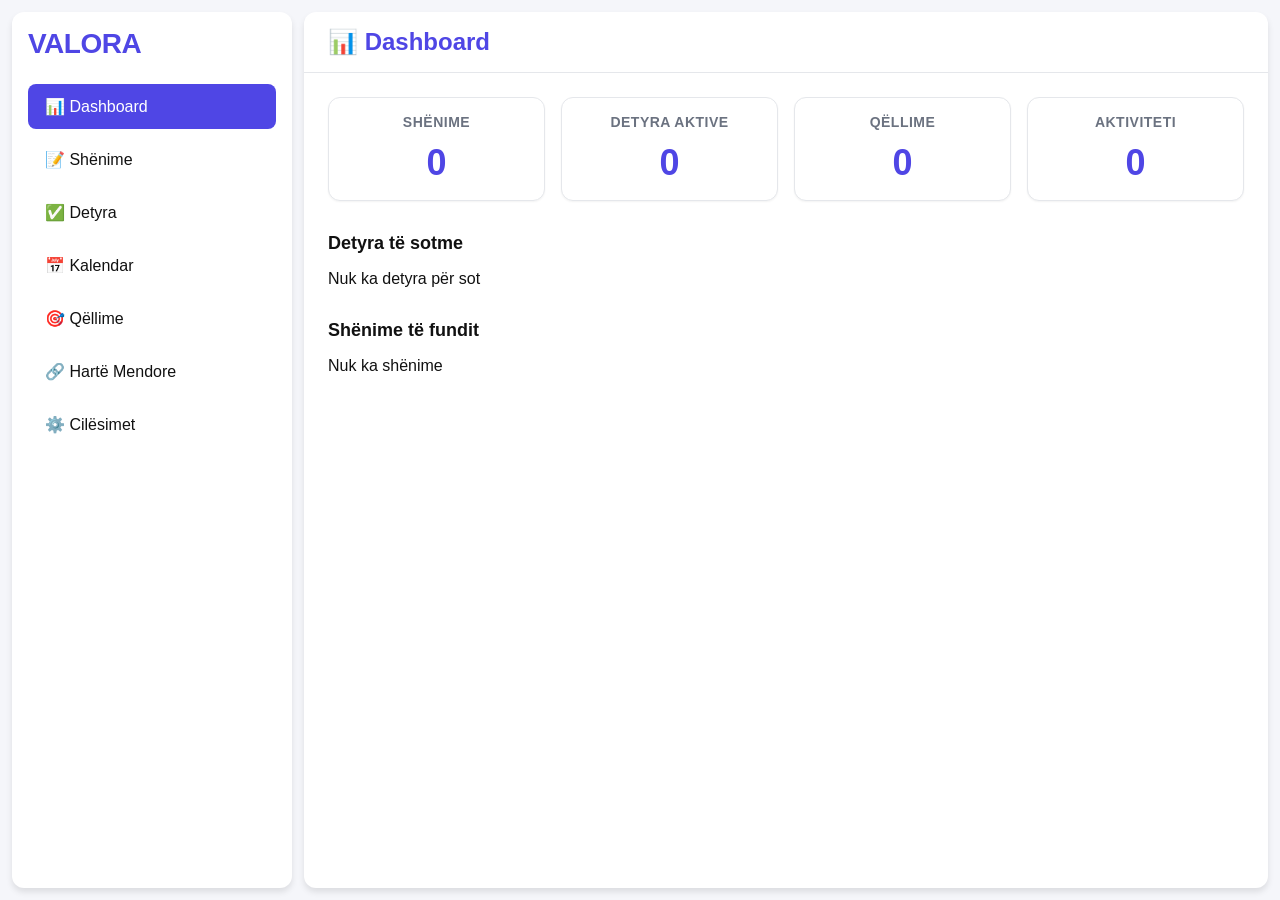
<file: pages/dashboard.html>
<!DOCTYPE html>
<html lang="sq">
<head>
  <meta charset="UTF-8">
  <meta name="viewport" content="width=device-width, initial-scale=1.0">
  <title>Dashboard - VALORA</title>
  <link rel="stylesheet" href="../css/style.css">
  <link rel="stylesheet" href="../css/dashboard.css">
</head>
<body>
  <div class="sidebar">
    <div class="logo">VALORA</div>
    <nav class="nav-menu">
      <a href="dashboard.html" class="nav-item active">📊 Dashboard</a>
      <a href="notes.html" class="nav-item">📝 Shënime</a>
      <a href="tasks.html" class="nav-item">✅ Detyra</a>
      <a href="calendar.html" class="nav-item">📅 Kalendar</a>
      <a href="goals.html" class="nav-item">🎯 Qëllime</a>
      <a href="graph.html" class="nav-item">🔗 Hartë Mendore</a>
      <a href="settings.html" class="nav-item">⚙️ Cilësimet</a>
    </nav>
  </div>

  <main class="main-content">
    <div class="topbar">
      <h1>📊 Dashboard</h1>
    </div>

    <div class="content">
      <div class="dashboard-grid">
        <div class="card stats-card">
          <h3>Shënime</h3>
          <p class="stat-number" id="notes-count">0</p>
        </div>
        <div class="card stats-card">
          <h3>Detyra Aktive</h3>
          <p class="stat-number" id="tasks-count">0</p>
        </div>
        <div class="card stats-card">
          <h3>Qëllime</h3>
          <p class="stat-number" id="goals-count">0</p>
        </div>
        <div class="card stats-card">
          <h3>Aktiviteti</h3>
          <p class="stat-number" id="activity-count">0</p>
        </div>
      </div>

      <div class="dashboard-section">
        <h2>Detyra të sotme</h2>
        <div id="today-tasks" class="tasks-list"></div>
      </div>

      <div class="dashboard-section">
        <h2>Shënime të fundit</h2>
        <div id="recent-notes" class="notes-list"></div>
      </div>
    </div>
  </main>

  <script src="../js/script.js"></script>
  <script src="../js/dashboard.js"></script>
</body>
</html>
</file>
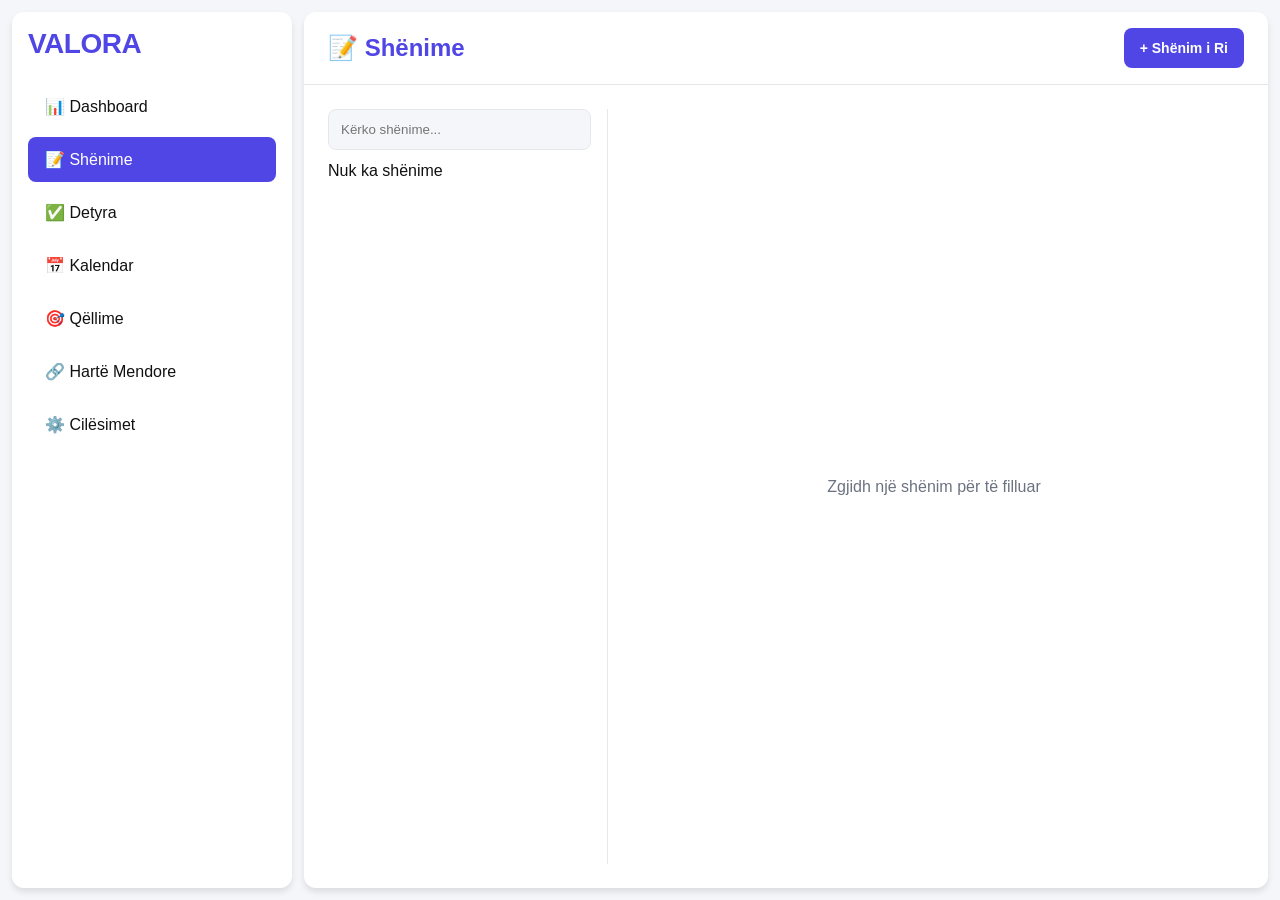
<file: pages/notes.html>
<!DOCTYPE html>
<html lang="sq">
<head>
  <meta charset="UTF-8">
  <meta name="viewport" content="width=device-width, initial-scale=1.0">
  <title>Shënime - VALORA</title>
  <link rel="stylesheet" href="../css/style.css">
  <link rel="stylesheet" href="../css/notes.css">
</head>
<body>
  <div class="sidebar">
    <div class="logo">VALORA</div>
    <nav class="nav-menu">
      <a href="dashboard.html" class="nav-item">📊 Dashboard</a>
      <a href="notes.html" class="nav-item active">📝 Shënime</a>
      <a href="tasks.html" class="nav-item">✅ Detyra</a>
      <a href="calendar.html" class="nav-item">📅 Kalendar</a>
      <a href="goals.html" class="nav-item">🎯 Qëllime</a>
      <a href="graph.html" class="nav-item">🔗 Hartë Mendore</a>
      <a href="settings.html" class="nav-item">⚙️ Cilësimet</a>
    </nav>
  </div>

  <main class="main-content">
    <div class="topbar">
      <h1>📝 Shënime</h1>
      <button class="btn-primary" onclick="createNewNote()">+ Shënim i Ri</button>
    </div>

    <div class="content notes-container">
      <div class="notes-sidebar">
        <input type="text" placeholder="Kërko shënime..." id="notes-search" class="search-input">
        <div id="notes-list" class="notes-list"></div>
      </div>

      <div class="notes-editor">
        <div id="note-editor" class="editor-empty">
          <p>Zgjidh një shënim për të filluar</p>
        </div>
      </div>
    </div>
  </main>

  <script src="../js/script.js"></script>
  <script src="../js/notes.js"></script>
</body>
</html>
</file>
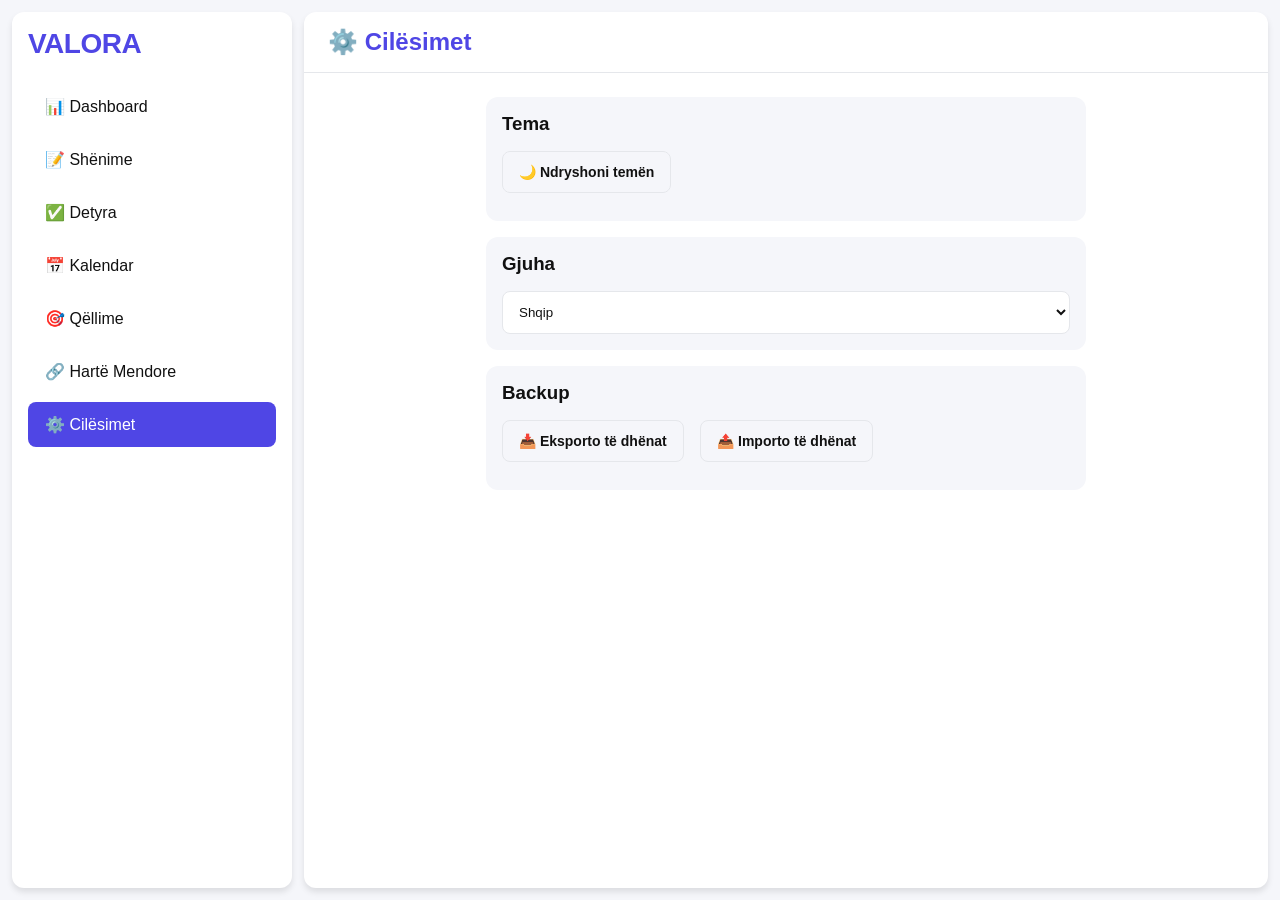
<file: pages/settings.html>
<!DOCTYPE html>
<html lang="sq">
<head>
  <meta charset="UTF-8">
  <meta name="viewport" content="width=device-width, initial-scale=1.0">
  <title>Cilësimet - VALORA</title>
  <link rel="stylesheet" href="../css/style.css">
  <link rel="stylesheet" href="../css/settings.css">
</head>
<body>
  <div class="sidebar">
    <div class="logo">VALORA</div>
    <nav class="nav-menu">
      <a href="dashboard.html" class="nav-item">📊 Dashboard</a>
      <a href="notes.html" class="nav-item">📝 Shënime</a>
      <a href="tasks.html" class="nav-item">✅ Detyra</a>
      <a href="calendar.html" class="nav-item">📅 Kalendar</a>
      <a href="goals.html" class="nav-item">🎯 Qëllime</a>
      <a href="graph.html" class="nav-item">🔗 Hartë Mendore</a>
      <a href="settings.html" class="nav-item active">⚙️ Cilësimet</a>
    </nav>
  </div>

  <main class="main-content">
    <div class="topbar">
      <h1>⚙️ Cilësimet</h1>
    </div>

    <div class="content">
      <div class="settings-container">
        <div class="settings-section">
          <h3>Tema</h3>
          <button class="btn-secondary" onclick="toggleTheme()">🌙 Ndryshoni temën</button>
        </div>

        <div class="settings-section">
          <h3>Gjuha</h3>
          <select id="language-select" onchange="changeLanguage(this.value)">
            <option value="sq">Shqip</option>
            <option value="en">English</option>
          </select>
        </div>

        <div class="settings-section">
          <h3>Backup</h3>
          <button class="btn-secondary" onclick="exportData()">📥 Eksporto të dhënat</button>
          <button class="btn-secondary" onclick="importData()">📤 Importo të dhënat</button>
        </div>
      </div>
    </div>
  </main>

  <script src="../js/script.js"></script>
  <script src="../js/settings.js"></script>
</body>
</html>
</file>
<file: css/style.css>
/* ===== VALORA - GLOBAL STYLES ===== */

:root {
  /* Light Mode */
  --bg-primary: #f5f6fa;
  --bg-secondary: #ffffff;
  --text-primary: #111111;
  --text-secondary: #6b7280;
  --accent: #4f46e5;
  --accent-light: #6366f1;
  --border: #e5e7eb;
  --success: #10b981;
  --warning: #f59e0b;
  --danger: #ef4444;
  
  /* Spacing */
  --spacing-xs: 4px;
  --spacing-sm: 8px;
  --spacing-md: 12px;
  --spacing-lg: 16px;
  --spacing-xl: 24px;
  --spacing-2xl: 32px;
  
  /* Border Radius */
  --radius-sm: 6px;
  --radius-md: 8px;
  --radius-lg: 12px;
  --radius-xl: 16px;
  
  /* Shadows */
  --shadow-sm: 0 1px 2px rgba(0, 0, 0, 0.05);
  --shadow-md: 0 4px 6px rgba(0, 0, 0, 0.1);
  --shadow-lg: 0 10px 15px rgba(0, 0, 0, 0.1);
  
  /* Transitions */
  --transition: all 0.3s ease;
}

[data-theme="dark"] {
  --bg-primary: #0b1220;
  --bg-secondary: #111827;
  --text-primary: #f9fafb;
  --text-secondary: #9ca3af;
  --accent: #6366f1;
  --accent-light: #818cf8;
  --border: #1f2937;
}

/* ===== RESET & BASE ===== */

* {
  margin: 0;
  padding: 0;
  box-sizing: border-box;
}

html, body {
  height: 100%;
  font-family: -apple-system, BlinkMacSystemFont, 'Segoe UI', 'Roboto', 'Helvetica Neue', Arial, sans-serif;
  background: var(--bg-primary);
  color: var(--text-primary);
  transition: var(--transition);
}

/* ===== LAYOUT ===== */

body {
  display: flex;
  gap: var(--spacing-md);
  padding: var(--spacing-md);
  overflow: hidden;
}

.sidebar {
  width: 280px;
  background: var(--bg-secondary);
  border-radius: var(--radius-lg);
  box-shadow: var(--shadow-md);
  display: flex;
  flex-direction: column;
  padding: var(--spacing-lg);
  overflow-y: auto;
}

.logo {
  font-size: 28px;
  font-weight: 900;
  color: var(--accent);
  margin-bottom: var(--spacing-xl);
  letter-spacing: -0.5px;
}

.nav-menu {
  flex: 1;
  display: flex;
  flex-direction: column;
  gap: var(--spacing-sm);
}

.nav-item {
  display: flex;
  align-items: center;
  gap: var(--spacing-md);
  padding: var(--spacing-md) var(--spacing-lg);
  border-radius: var(--radius-md);
  text-decoration: none;
  color: var(--text-primary);
  transition: var(--transition);
  cursor: pointer;
  border: 1px solid transparent;
  font-weight: 500;
}

.nav-item:hover {
  background: var(--bg-primary);
  border-color: var(--border);
}

.nav-item.active {
  background: var(--accent);
  color: white;
}

.nav-item .icon {
  font-size: 20px;
}

.sidebar-footer {
  display: flex;
  flex-direction: column;
  gap: var(--spacing-sm);
  padding-top: var(--spacing-lg);
  border-top: 1px solid var(--border);
}

.main-content {
  flex: 1;
  display: flex;
  flex-direction: column;
  background: var(--bg-secondary);
  border-radius: var(--radius-lg);
  box-shadow: var(--shadow-md);
  overflow: hidden;
}

.topbar {
  display: flex;
  justify-content: space-between;
  align-items: center;
  padding: var(--spacing-lg) var(--spacing-xl);
  border-bottom: 1px solid var(--border);
  gap: var(--spacing-lg);
}

.topbar h1 {
  font-size: 24px;
  font-weight: 800;
  color: var(--accent);
}

.topbar-actions {
  display: flex;
  gap: var(--spacing-md);
  align-items: center;
}

#search {
  padding: var(--spacing-md) var(--spacing-lg);
  border: 1px solid var(--border);
  border-radius: var(--radius-md);
  background: var(--bg-primary);
  color: var(--text-primary);
  width: 250px;
  transition: var(--transition);
}

#search:focus {
  outline: none;
  border-color: var(--accent);
  box-shadow: 0 0 0 3px rgba(79, 70, 229, 0.1);
}

.content {
  flex: 1;
  padding: var(--spacing-xl);
  overflow-y: auto;
}

/* ===== BUTTONS ===== */

.btn-primary, .btn-secondary {
  padding: var(--spacing-md) var(--spacing-lg);
  border: none;
  border-radius: var(--radius-md);
  font-weight: 600;
  cursor: pointer;
  transition: var(--transition);
  font-size: 14px;
}

.btn-primary {
  background: var(--accent);
  color: white;
}

.btn-primary:hover {
  background: var(--accent-light);
  box-shadow: var(--shadow-md);
}

.btn-secondary {
  background: var(--bg-primary);
  color: var(--text-primary);
  border: 1px solid var(--border);
}

.btn-secondary:hover {
  background: var(--border);
}

/* ===== CARDS ===== */

.card {
  background: var(--bg-secondary);
  border: 1px solid var(--border);
  border-radius: var(--radius-lg);
  padding: var(--spacing-lg);
  box-shadow: var(--shadow-sm);
  transition: var(--transition);
}

.card:hover {
  box-shadow: var(--shadow-md);
}

/* ===== SCROLLBAR ===== */

::-webkit-scrollbar {
  width: 8px;
}

::-webkit-scrollbar-track {
  background: var(--bg-primary);
}

::-webkit-scrollbar-thumb {
  background: var(--border);
  border-radius: var(--radius-md);
}

::-webkit-scrollbar-thumb:hover {
  background: var(--text-secondary);
}

/* ===== RESPONSIVE ===== */

@media (max-width: 1024px) {
  .sidebar {
    width: 240px;
  }
}

@media (max-width: 768px) {
  body {
    flex-direction: column;
    gap: 0;
    padding: 0;
  }

  .sidebar {
    width: 100%;
    border-radius: 0;
    flex-direction: row;
    padding: var(--spacing-md);
    height: auto;
  }

  .logo {
    margin-bottom: 0;
    margin-right: var(--spacing-xl);
  }

  .nav-menu {
    flex-direction: row;
    flex: 1;
  }

  .main-content {
    border-radius: 0;
  }

  .topbar {
    flex-direction: column;
    gap: var(--spacing-md);
  }

  #search {
    width: 100%;
  }
}
</file>
<file: css/dashboard.css>
/* ===== DASHBOARD STYLES ===== */

.dashboard-grid {
  display: grid;
  grid-template-columns: repeat(auto-fit, minmax(200px, 1fr));
  gap: var(--spacing-lg);
  margin-bottom: var(--spacing-2xl);
}

.stats-card {
  text-align: center;
}

.stats-card h3 {
  font-size: 14px;
  color: var(--text-secondary);
  margin-bottom: var(--spacing-md);
  text-transform: uppercase;
  letter-spacing: 0.5px;
}

.stat-number {
  font-size: 36px;
  font-weight: 900;
  color: var(--accent);
}

.dashboard-section {
  margin-bottom: var(--spacing-2xl);
}

.dashboard-section h2 {
  font-size: 18px;
  margin-bottom: var(--spacing-lg);
  color: var(--text-primary);
}

.tasks-list, .notes-list {
  display: flex;
  flex-direction: column;
  gap: var(--spacing-md);
}

.task-item, .note-item {
  padding: var(--spacing-lg);
  background: var(--bg-primary);
  border-radius: var(--radius-md);
  border-left: 4px solid var(--accent);
}

.task-item h4, .note-item h4 {
  margin-bottom: var(--spacing-sm);
}

.task-item p, .note-item p {
  color: var(--text-secondary);
  font-size: 13px;
}
</file>
<file: css/notes.css>
/* ===== NOTES STYLES ===== */

.notes-container {
  display: flex;
  gap: var(--spacing-lg);
  height: 100%;
}

.notes-sidebar {
  width: 280px;
  display: flex;
  flex-direction: column;
  gap: var(--spacing-md);
  border-right: 1px solid var(--border);
  padding-right: var(--spacing-lg);
}

.search-input {
  padding: var(--spacing-md);
  border: 1px solid var(--border);
  border-radius: var(--radius-md);
  background: var(--bg-primary);
  color: var(--text-primary);
}

.notes-list {
  flex: 1;
  overflow-y: auto;
  display: flex;
  flex-direction: column;
  gap: var(--spacing-sm);
}

.note-item {
  padding: var(--spacing-md);
  border-radius: var(--radius-md);
  cursor: pointer;
  transition: var(--transition);
  background: var(--bg-primary);
}

.note-item:hover {
  background: var(--border);
}

.note-item.active {
  background: var(--accent);
  color: white;
}

.notes-editor {
  flex: 1;
  display: flex;
  flex-direction: column;
}

.editor-empty {
  display: flex;
  align-items: center;
  justify-content: center;
  height: 100%;
  color: var(--text-secondary);
}
</file>
<file: css/settings.css>
/* ===== SETTINGS STYLES ===== */

.settings-container {
  max-width: 600px;
  margin: 0 auto;
}

.settings-section {
  padding: var(--spacing-lg);
  background: var(--bg-primary);
  border-radius: var(--radius-lg);
  margin-bottom: var(--spacing-lg);
}

.settings-section h3 {
  margin-bottom: var(--spacing-lg);
  color: var(--text-primary);
}

.settings-section button {
  margin-right: var(--spacing-md);
  margin-bottom: var(--spacing-md);
}

.settings-section select {
  padding: var(--spacing-md);
  border: 1px solid var(--border);
  border-radius: var(--radius-md);
  background: var(--bg-secondary);
  color: var(--text-primary);
  cursor: pointer;
  width: 100%;
}
</file>
